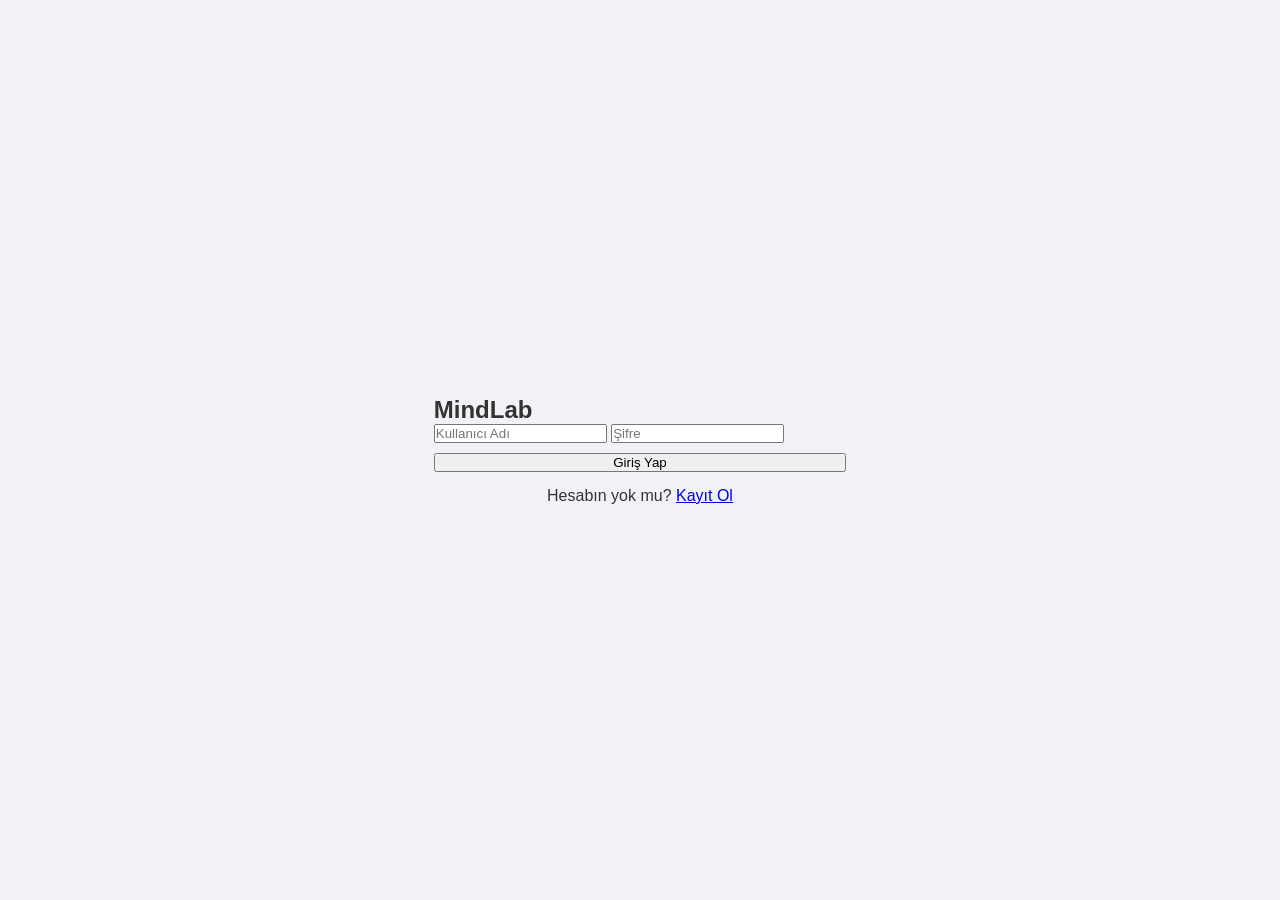
<file: frontend/index.html>
<!DOCTYPE html>
<html lang="tr">
<head>
    <meta charset="UTF-8">
    <title>Giriş - MindLab</title>
    <link rel="stylesheet" href="style.css">
</head>
<body>
    <div class="login-container">
        <h2>MindLab</h2>
        <form id="login-form">
            <input type="text" id="login-name" placeholder="Kullanıcı Adı" required>
            <input type="password" id="login-password" placeholder="Şifre" required>
            <button type="submit" class="btn" style="margin-top:10px; width:100%;">Giriş Yap</button>
        </form>
        <p style="margin-top: 15px; text-align:center;">Hesabın yok mu? <a href="register.html">Kayıt Ol</a></p>
    </div>

    <script>
        document.getElementById('login-form').addEventListener('submit', async function(e) {
            e.preventDefault(); // Sayfanın yenilenmesini engeller
            const username = document.getElementById('login-name').value;
            const password = document.getElementById('login-password').value;

            try {
                const response = await fetch('/api/login', {
                    method: 'POST',
                    headers: { 'Content-Type': 'application/json' },
                    body: JSON.stringify({ username, password })
                });
                const data = await response.json();
                
                if (response.ok) {
                    localStorage.setItem('token', data.access_token);
                    localStorage.setItem('currentRole', data.role);
                    localStorage.setItem('userName', data.username);
                    localStorage.setItem('userGrade', data.grade);
                    window.location.href = data.role === 'Öğrenci' ? 'dashboard.html' : 'coach_dashboard.html';
                } else {
                    alert('Giriş başarısız: ' + (data.detail || 'Bilinmeyen hata'));
                }
            } catch (err) {
                alert('Sunucuya bağlanılamadı!');
            }
        });
    </script>
</body>
</html>
</file>
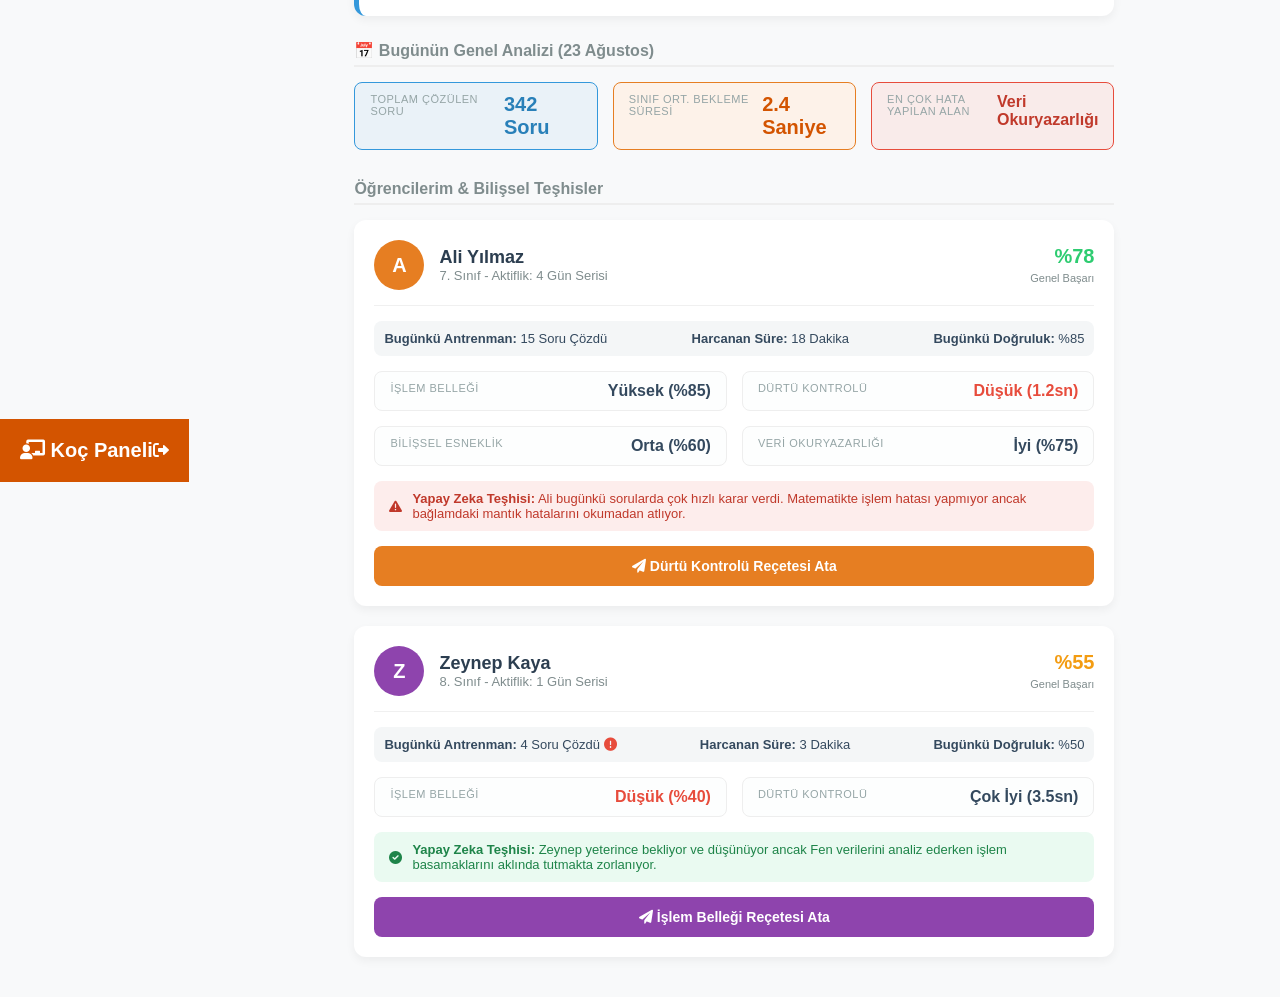
<file: frontend/coach_dashboard.html>
<!DOCTYPE html>
<html lang="tr">
<head>
    <meta charset="UTF-8">
    <meta name="viewport" content="width=device-width, initial-scale=1.0">
    <title>MindLab - Koç Paneli</title>
    <link rel="stylesheet" href="style.css">
    <link rel="stylesheet" href="https://cdnjs.cloudflare.com/ajax/libs/font-awesome/6.0.0/css/all.min.css">
    <style>
        body { background-color: #f8f9fa; margin: 0; padding: 0; font-family: 'Segoe UI', Tahoma, Geneva, Verdana, sans-serif; }
        .coach-header { background: #d35400; color: white; padding: 20px; display: flex; justify-content: space-between; align-items: center; }
        .coach-header h1 { margin: 0; font-size: 20px; }
        
        .container { padding: 20px; max-width: 800px; margin: 0 auto; }
        .section-title { font-size: 16px; color: #7f8c8d; margin-bottom: 15px; border-bottom: 2px solid #eee; padding-bottom: 5px; }

        .student-card { background: white; border-radius: 12px; padding: 20px; margin-bottom: 20px; box-shadow: 0 4px 10px rgba(0,0,0,0.05); }
        .student-header { display: flex; align-items: center; justify-content: space-between; margin-bottom: 15px; border-bottom: 1px solid #f0f0f0; padding-bottom: 15px; }
        .student-info { display: flex; align-items: center; gap: 15px; }
        .student-avatar { width: 50px; height: 50px; border-radius: 25px; background: #e67e22; color: white; display: flex; align-items: center; justify-content: center; font-size: 20px; font-weight: bold; }
        .student-name { font-size: 18px; font-weight: bold; color: #2c3e50; margin: 0; }
        .student-grade { font-size: 13px; color: #7f8c8d; margin: 0; }
        
        .metrics-grid { display: grid; grid-template-columns: 1fr 1fr; gap: 15px; margin-bottom: 15px; }
        .metric { background: #fdfefe; border: 1px solid #eee; padding: 10px 15px; border-radius: 8px; }
        .metric span { display: block; font-size: 11px; color: #95a5a6; text-transform: uppercase; letter-spacing: 0.5px; margin-bottom: 5px; }
        .metric strong { font-size: 16px; color: #34495e; }
        
        .weakness-alert { background: #fdedec; color: #c0392b; padding: 10px 15px; border-radius: 8px; font-size: 13px; display: flex; align-items: center; gap: 10px; margin-bottom: 15px; }
        .strength-alert { background: #eafaf1; color: #1e8449; padding: 10px 15px; border-radius: 8px; font-size: 13px; display: flex; align-items: center; gap: 10px; margin-bottom: 15px; }

        .assign-btn { width: 100%; padding: 12px; border: none; border-radius: 8px; background: #e67e22; color: white; font-weight: bold; font-size: 14px; cursor: pointer; transition: 0.2s; }
        .assign-btn:hover { background: #d35400; }
    </style>
</head>
<body>
    <header class="coach-header">
        <h1><i class="fas fa-chalkboard-teacher"></i> Koç Paneli</h1>
        <i class="fas fa-sign-out-alt" style="cursor: pointer;" onclick="window.location.href='index.html'"></i>
    </header>

    <div class="container">
        
        <!-- DAVET LİNKİ PANELİ -->
        <div style="background: white; border-radius: 12px; padding: 20px; margin-bottom: 25px; box-shadow: 0 4px 10px rgba(0,0,0,0.05); display: flex; flex-wrap: wrap; gap: 15px; justify-content: space-between; align-items: center; border-left: 5px solid #3498db;">
            <div style="flex: 1 1 300px;">
                <h3 style="margin: 0 0 5px 0; color: #2c3e50; font-size: 16px;">Sınıfını Oluştur & Öğrencilerini Davet Et</h3>
                <p style="margin: 0; color: #7f8c8d; font-size: 13px;">Aşağıdaki butonları kullanarak davet linkini kopyalayabilir veya doğrudan WhatsApp üzerinden öğrencilerine gönderebilirsin.</p>
            </div>
            <div style="display: flex; gap: 10px; flex-wrap: wrap;">
                <button onclick="copyInviteLink()" style="background: #3498db; color: white; border: none; padding: 12px 15px; border-radius: 8px; font-weight: bold; cursor: pointer; white-space: nowrap; transition: 0.2s;"><i class="fas fa-copy"></i> Linki Kopyala</button>
                <button onclick="shareOnWhatsApp()" style="background: #25D366; color: white; border: none; padding: 12px 15px; border-radius: 8px; font-weight: bold; cursor: pointer; white-space: nowrap; transition: 0.2s;"><i class="fab fa-whatsapp"></i> WhatsApp'ta Gönder</button>
            </div>
        </div>

        <!-- GÜNLÜK GENEL ANALİZ -->
        <h2 class="section-title">📅 Bugünün Genel Analizi (23 Ağustos)</h2>
        <div class="metrics-grid" style="grid-template-columns: 1fr 1fr 1fr; margin-bottom: 30px;">
            <div class="metric" style="background: #eaf2f8; border-color: #3498db;">
                <span>Toplam Çözülen Soru</span>
                <strong style="color: #2980b9; font-size: 20px;">342 Soru</strong>
            </div>
            <div class="metric" style="background: #fdf2e9; border-color: #e67e22;">
                <span>Sınıf Ort. Bekleme Süresi</span>
                <strong style="color: #d35400; font-size: 20px;">2.4 Saniye</strong>
            </div>
            <div class="metric" style="background: #f9ebea; border-color: #e74c3c;">
                <span>En Çok Hata Yapılan Alan</span>
                <strong style="color: #c0392b; font-size: 16px;">Veri Okuryazarlığı</strong>
            </div>
        </div>

        <h2 class="section-title">Öğrencilerim & Bilişsel Teşhisler</h2>

        <!-- Student 1 -->
        <div class="student-card">
            <div class="student-header">
                <div class="student-info">
                    <div class="student-avatar">A</div>
                    <div>
                        <p class="student-name">Ali Yılmaz</p>
                        <p class="student-grade">7. Sınıf - Aktiflik: 4 Gün Serisi</p>
                    </div>
                </div>
                <div style="text-align: right;">
                    <strong style="font-size: 20px; color: #2ecc71;">%78</strong><br>
                    <span style="font-size: 11px; color: #7f8c8d;">Genel Başarı</span>
                </div>
            </div>

            <!-- GÜNLÜK ÖĞRENCİ AKTİVİTESİ -->
            <div style="background: #f4f6f7; padding: 10px; border-radius: 8px; margin-bottom: 15px; font-size: 13px; display: flex; justify-content: space-between; color: #34495e;">
                <span><strong>Bugünkü Antrenman:</strong> 15 Soru Çözdü</span>
                <span><strong>Harcanan Süre:</strong> 18 Dakika</span>
                <span><strong>Bugünkü Doğruluk:</strong> %85</span>
            </div>
            
            <div class="metrics-grid">
                <div class="metric"><span>İşlem Belleği</span><strong>Yüksek (%85)</strong></div>
                <div class="metric"><span>Dürtü Kontrolü</span><strong style="color: #e74c3c;">Düşük (1.2sn)</strong></div>
                <div class="metric"><span>Bilişsel Esneklik</span><strong>Orta (%60)</strong></div>
                <div class="metric"><span>Veri Okuryazarlığı</span><strong>İyi (%75)</strong></div>
            </div>
            
            <div class="weakness-alert">
                <i class="fas fa-exclamation-triangle"></i>
                <div><strong>Yapay Zeka Teşhisi:</strong> Ali bugünkü sorularda çok hızlı karar verdi. Matematikte işlem hatası yapmıyor ancak bağlamdaki mantık hatalarını okumadan atlıyor.</div>
            </div>
            
            <button class="assign-btn" onclick="alert('Dürtü Kontrolü ağırlıklı 10 soruluk Özel Zihin Reçetesi Ali\\'ye gönderildi!')"><i class="fas fa-paper-plane"></i> Dürtü Kontrolü Reçetesi Ata</button>
        </div>

        <!-- Student 2 -->
        <div class="student-card">
            <div class="student-header">
                <div class="student-info">
                    <div class="student-avatar" style="background: #8e44ad;">Z</div>
                    <div>
                        <p class="student-name">Zeynep Kaya</p>
                        <p class="student-grade">8. Sınıf - Aktiflik: 1 Gün Serisi</p>
                    </div>
                </div>
                <div style="text-align: right;">
                    <strong style="font-size: 20px; color: #f39c12;">%55</strong><br>
                    <span style="font-size: 11px; color: #7f8c8d;">Genel Başarı</span>
                </div>
            </div>
            
            <!-- GÜNLÜK ÖĞRENCİ AKTİVİTESİ -->
            <div style="background: #f4f6f7; padding: 10px; border-radius: 8px; margin-bottom: 15px; font-size: 13px; display: flex; justify-content: space-between; color: #34495e;">
                <span><strong>Bugünkü Antrenman:</strong> 4 Soru Çözdü <i class="fas fa-exclamation-circle" style="color:#e74c3c"></i></span>
                <span><strong>Harcanan Süre:</strong> 3 Dakika</span>
                <span><strong>Bugünkü Doğruluk:</strong> %50</span>
            </div>

            <div class="metrics-grid">
                <div class="metric"><span>İşlem Belleği</span><strong style="color: #e74c3c;">Düşük (%40)</strong></div>
                <div class="metric"><span>Dürtü Kontrolü</span><strong>Çok İyi (3.5sn)</strong></div>
            </div>
            
            <div class="strength-alert">
                <i class="fas fa-check-circle"></i>
                <div><strong>Yapay Zeka Teşhisi:</strong> Zeynep yeterince bekliyor ve düşünüyor ancak Fen verilerini analiz ederken işlem basamaklarını aklında tutmakta zorlanıyor.</div>
            </div>
            
            <button class="assign-btn" style="background:#8e44ad;" onclick="alert('İşlem Belleği ağırlıklı Zihin Reçetesi Zeynep\\'e gönderildi!')"><i class="fas fa-paper-plane"></i> İşlem Belleği Reçetesi Ata</button>
        </div>

    </div>

    <script>
        function copyInviteLink() {
            // Demo için bir davet linki simüle ediyoruz
            const inviteLink = window.location.origin + window.location.pathname.replace('coach_dashboard.html', 'register.html') + "?coach_invite=KOC12345";
            
            // Linki panoya kopyala
            navigator.clipboard.writeText(inviteLink).then(() => {
                alert("Davet Linki Başarıyla Kopyalandı!\n\nÖğrencilerinize göndereceğiniz link:\n" + inviteLink);
            }).catch(err => {
                alert("Kopyalama başarısız oldu: " + err);
            });
        }

        function shareOnWhatsApp() {
            const inviteLink = window.location.origin + window.location.pathname.replace('coach_dashboard.html', 'register.html') + "?coach_invite=KOC12345";
            const message = encodeURIComponent("Zihin antrenmanlarına başlamak ve sınıfıma katılmak için tıkla: " + inviteLink);
            window.open("https://wa.me/?text=" + message, "_blank");
        }
    </script>
</body>
</html>
</file>
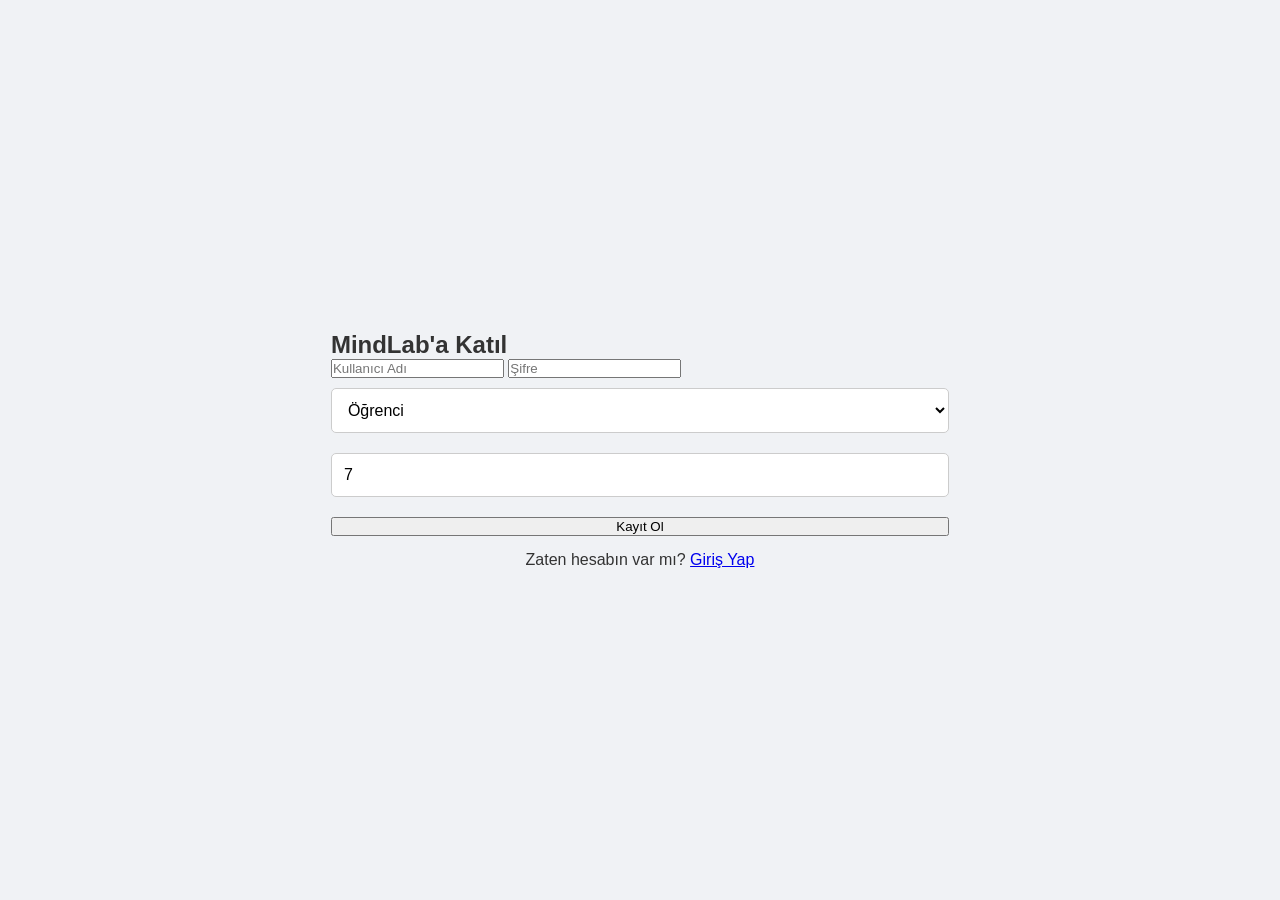
<file: frontend/register.html>
<!DOCTYPE html>
<html lang="tr">
<head>
    <meta charset="UTF-8">
    <title>Kayıt Ol - MindLab</title>
    <link rel="stylesheet" href="style.css">
    <style>
        /* Sadece bu sayfadaki yeni kutuları diğerleriyle uyumlu hale getiren makyaj */
        .login-container select, 
        .login-container input[type="number"] {
            width: 100%;
            padding: 12px;
            margin: 10px 0;
            border: 1px solid #ccc;
            border-radius: 5px;
            box-sizing: border-box;
            font-size: 16px;
            font-family: inherit;
            background-color: #fff;
        }
        .login-container select:focus, 
        .login-container input[type="number"]:focus {
            outline: none;
            border-color: #3498db;
        }
    </style>
</head>
<body>
    <div class="login-container">
        <h2>MindLab'a Katıl</h2>
        <form id="register-form">
            <input type="text" id="reg-name" placeholder="Kullanıcı Adı" required>
            <input type="password" id="reg-password" placeholder="Şifre" required>
            <select id="reg-role" required>
                <option value="Öğrenci">Öğrenci</option>
                <option value="Koç">Eğitim Koçu</option>
            </select>
            <input type="number" id="reg-grade" placeholder="Sınıfınız (Örn: 7)" value="7" min="1" max="12" required>
            <button type="submit" class="btn" style="margin-top:10px; width:100%;">Kayıt Ol</button>
        </form>
        <p style="margin-top: 15px; text-align:center;">Zaten hesabın var mı? <a href="index.html">Giriş Yap</a></p>
    </div>

    <script>
        document.getElementById('register-form').addEventListener('submit', async function(e) {
            e.preventDefault();
            const username = document.getElementById('reg-name').value;
            const password = document.getElementById('reg-password').value;
            const role = document.getElementById('reg-role').value;
            const grade = parseInt(document.getElementById('reg-grade').value) || 7;

            try {
                const response = await fetch('/api/register', {
                    method: 'POST',
                    headers: { 'Content-Type': 'application/json' },
                    body: JSON.stringify({ username, password, role, grade })
                });
                const data = await response.json();
                
                if (response.ok) {
                    localStorage.setItem('token', data.access_token);
                    localStorage.setItem('currentRole', data.role);
                    localStorage.setItem('userName', data.username);
                    localStorage.setItem('userGrade', data.grade);
                    window.location.href = data.role === 'Öğrenci' ? 'dashboard.html' : 'coach_dashboard.html';
                } else {
                    alert('Kayıt başarısız: ' + (data.detail || 'Bilinmeyen hata'));
                }
            } catch (err) {
                alert('Sunucuya bağlanılamadı!');
            }
        });
    </script>
</body>
</html>
</file>
<file: frontend/style.css>
* {
    box-sizing: border-box;
    margin: 0;
    padding: 0;
    font-family: 'Segoe UI', Tahoma, Geneva, Verdana, sans-serif;
}

body {
    background-color: #f0f2f5;
    display: flex;
    justify-content: center;
    align-items: center;
    height: 100dvh;
    color: #333;
    margin: 0;
    overflow: hidden;
}

/* Scrollbar Gizleme */
::-webkit-scrollbar { display: none; }
* { -ms-overflow-style: none; scrollbar-width: none; }

.app-container {
    width: 100%;
    max-width: 480px;
    background-color: white;
    height: 100dvh;
    box-shadow: 0 0 20px rgba(0,0,0,0.1);
    display: flex;
    flex-direction: column;
    position: relative;
    overflow: hidden;
}

header {
    padding: 20px;
    text-align: center;
    background-color: #2c3e50;
    color: white;
}

header h1 { margin-bottom: 5px; font-size: 24px; }
.module-title { font-size: 14px; opacity: 0.8; }

.context-area {
    padding: 20px;
    border-bottom: 1px solid #eee;
}

.graph-placeholder {
    width: 100%;
    height: 200px;
    background: #fff;
    border-radius: 8px;
    margin-bottom: 15px;
}

.instruction {
    font-size: 14px;
    color: #666;
    text-align: center;
    line-height: 1.4;
}

.swipe-area {
    flex: 1;
    position: relative;
    display: flex;
    justify-content: center;
    align-items: center;
    background-color: #f9f9f9;
    overflow: hidden;
}

.indicator {
    position: absolute;
    top: 50%;
    transform: translateY(-50%);
    font-size: 24px;
    font-weight: bold;
    opacity: 0;
    transition: opacity 0.2s;
    z-index: 1;
    text-align: center;
}
.indicator small { font-size: 12px; font-weight: normal; }
.indicator.left { left: 20px; color: #e74c3c; }
.indicator.right { right: 20px; color: #2ecc71; }

.card-container {
    position: relative;
    width: 300px;
    height: 200px;
    z-index: 10;
}

.card {
    position: absolute;
    width: 100%;
    height: 100%;
    background-color: white;
    border-radius: 12px;
    box-shadow: 0 4px 15px rgba(0,0,0,0.1);
    display: flex;
    justify-content: center;
    align-items: center;
    padding: 20px;
    text-align: center;
    font-size: 18px;
    font-weight: 500;
    cursor: grab;
    user-select: none;
    transition: transform 0.3s ease;
    border: 2px solid transparent;
}
.card:active { cursor: grabbing; }

.results-area {
    flex: 1;
    padding: 30px;
    display: flex;
    flex-direction: column;
    justify-content: center;
    background-color: white;
}

.results-area.hidden { display: none; }

.results-area h2 {
    text-align: center;
    margin-bottom: 20px;
    color: #2c3e50;
}

.metric {
    display: flex;
    justify-content: space-between;
    padding: 15px 0;
    border-bottom: 1px solid #eee;
    font-size: 16px;
}

.metric span:last-child {
    font-weight: bold;
    color: #3498db;
}

.feedback-msg {
    margin-top: 20px;
    font-style: italic;
    color: #555;
    text-align: center;
    line-height: 1.5;
}

.restart-btn {
    margin-top: 30px;
    padding: 15px;
    background-color: #2ecc71;
    color: white;
    border: none;
    border-radius: 8px;
    font-size: 16px;
    font-weight: bold;
    cursor: pointer;
}
.restart-btn:hover { background-color: #27ae60; }
</file>
